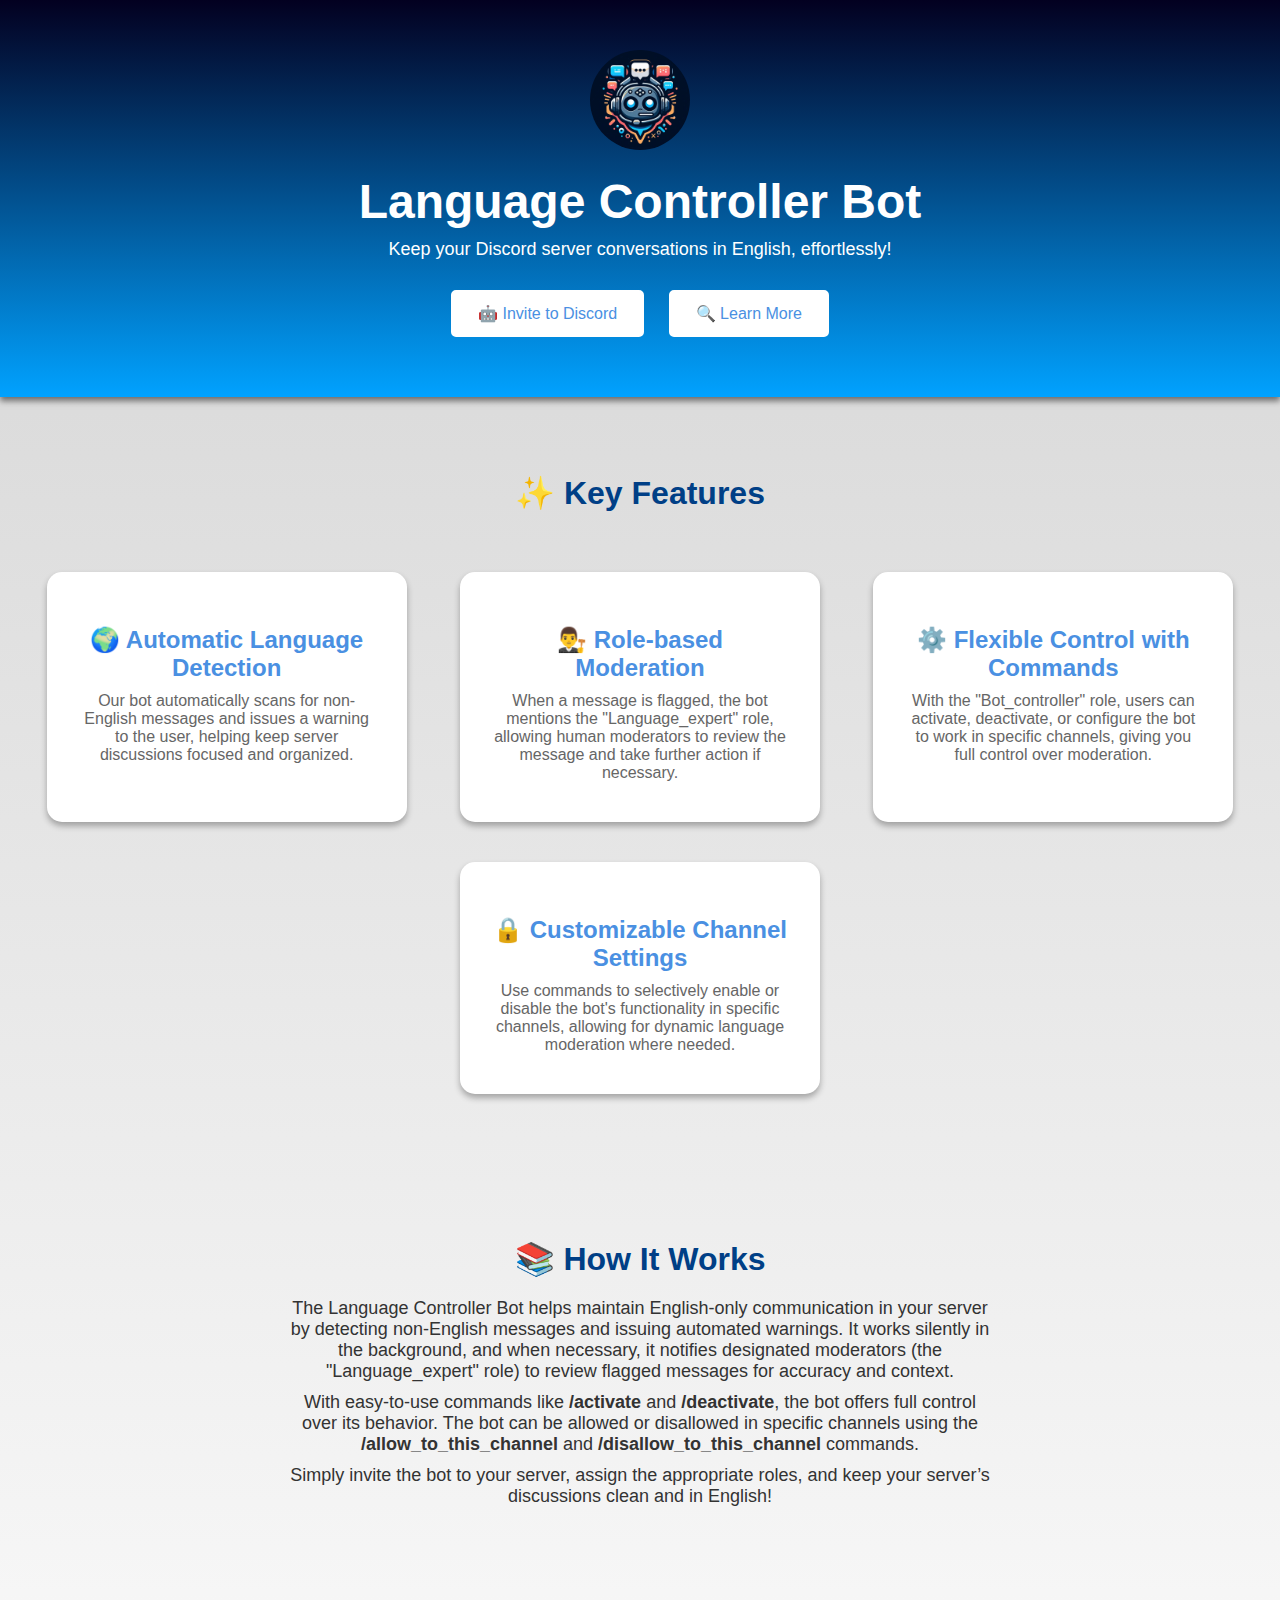
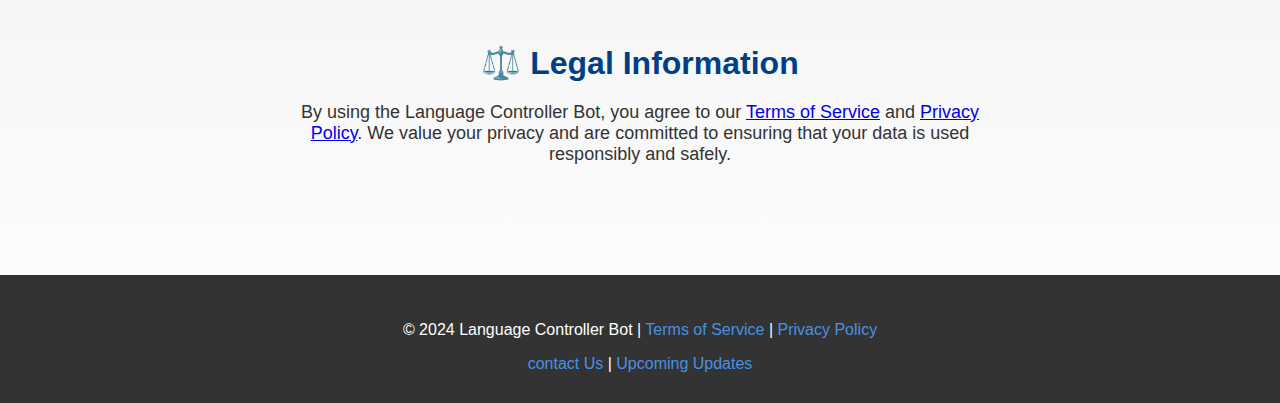
<file: index.html>
<!DOCTYPE html>
<html lang="en">
  <head>
    <meta charset="UTF-8" />
    <meta name="viewport" content="width=device-width, initial-scale=1.0" />
    <title>Language Controller Bot</title>
    <link rel="icon" href="favicon.ico" type="image/x-icon" />
    <!-- Page icon -->
    <link rel="stylesheet" href="styles.css" />
  </head>
  <body>
    <header>
      <img src="logo.jpg" alt="Language Controller Bot Logo" class="logo" />
      <!-- Logo -->
      <h1>Language Controller Bot</h1>
      <p>Keep your Discord server conversations in English, effortlessly!</p>
      <div class="cta-buttons">
        <a
          href="https://discord.com/oauth2/authorize?client_id=1296304638794141747&permissions=0&integration_type=0&scope=bot"
          target="_blank"
          >🤖 Invite to Discord</a
        >
        <a href="#features">🔍 Learn More</a>
      </div>
    </header>

    <section id="features">
      <h2>✨ Key Features</h2>
      <div class="features">
        <div class="feature">
          <h3>🌍 Automatic Language Detection</h3>
          <p>
            Our bot automatically scans for non-English messages and issues a
            warning to the user, helping keep server discussions focused and
            organized.
          </p>
        </div>
        <div class="feature">
          <h3>👨‍⚖️ Role-based Moderation</h3>
          <p>
            When a message is flagged, the bot mentions the "Language_expert"
            role, allowing human moderators to review the message and take
            further action if necessary.
          </p>
        </div>
        <div class="feature">
          <h3>⚙️ Flexible Control with Commands</h3>
          <p>
            With the "Bot_controller" role, users can activate, deactivate, or
            configure the bot to work in specific channels, giving you full
            control over moderation.
          </p>
        </div>
        <div class="feature">
          <h3>🔒 Customizable Channel Settings</h3>
          <p>
            Use commands to selectively enable or disable the bot's
            functionality in specific channels, allowing for dynamic language
            moderation where needed.
          </p>
        </div>
      </div>
    </section>

    <section id="about">
      <h2>📚 How It Works</h2>
      <p>
        The Language Controller Bot helps maintain English-only communication in
        your server by detecting non-English messages and issuing automated
        warnings. It works silently in the background, and when necessary, it
        notifies designated moderators (the "Language_expert" role) to review
        flagged messages for accuracy and context.
      </p>
      <p>
        With easy-to-use commands like <strong>/activate</strong> and
        <strong>/deactivate</strong>, the bot offers full control over its
        behavior. The bot can be allowed or disallowed in specific channels
        using the <strong>/allow_to_this_channel</strong> and
        <strong>/disallow_to_this_channel</strong> commands.
      </p>
      <p>
        Simply invite the bot to your server, assign the appropriate roles, and
        keep your server’s discussions clean and in English!
      </p>
    </section>

    <section id="legal">
      <h2>⚖️ Legal Information</h2>
      <p>
        By using the Language Controller Bot, you agree to our
        <a href="Terms of Service.html">Terms of Service</a> and
        <a href="Privacy Policy.html">Privacy Policy</a>. We value your privacy
        and are committed to ensuring that your data is used responsibly and
        safely.
      </p>
    </section>

    <footer>
      <p>
        &copy; 2024 Language Controller Bot |
        <a href="Terms of Service.html">Terms of Service</a> |
        <a href="Privacy Policy.html">Privacy Policy</a>
      </p>
      <a href="contact.html">contact Us</a> |
      <a href="upcoming-updates.html">Upcoming Updates</a>
    </footer>
  </body>
</html>
</file>
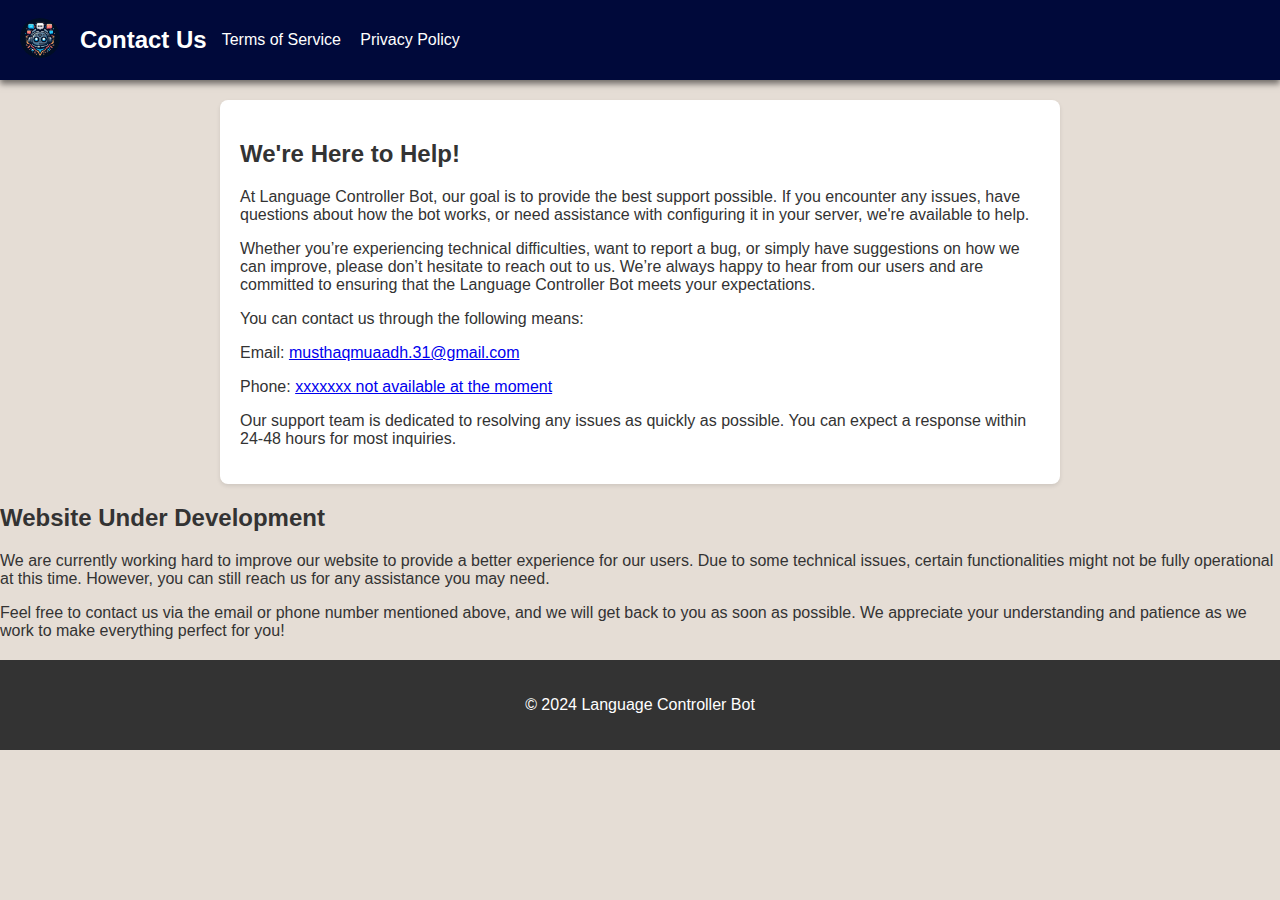
<file: contact.html>
<!DOCTYPE html>
<html lang="en">
  <head>
    <meta charset="UTF-8" />
    <meta name="viewport" content="width=device-width, initial-scale=1.0" />
    <title>Contact Us - Language Controller Bot</title>
    <link rel="stylesheet" href="xstyle.css" />
  </head>
  <body>
    <header>
      <a href="index.html"><img src="logo.jpg" alt="Logo" class="logo" /></a>
      <!-- Small logo at the top left -->
      <h1>Contact Us</h1>
      <nav>
        <a href="Terms of Service.html">Terms of Service</a>
        <a href="Privacy Policy.html">Privacy Policy</a>
      </nav>
    </header>

    <main>
      <section class="content-section">
        <h2>We're Here to Help!</h2>
        <p>
          At Language Controller Bot, our goal is to provide the best support
          possible. If you encounter any issues, have questions about how the
          bot works, or need assistance with configuring it in your server,
          we're available to help.
        </p>
        <p>
          Whether you’re experiencing technical difficulties, want to report a
          bug, or simply have suggestions on how we can improve, please don’t
          hesitate to reach out to us. We’re always happy to hear from our users
          and are committed to ensuring that the Language Controller Bot meets
          your expectations.
        </p>
        <p>You can contact us through the following means:</p>
        <p>Email: <a href="mailto:musthaqmuaadh.31@gmail.com">musthaqmuaadh.31@gmail.com</a></p>
        <p>Phone: <a href="tel:+004495388">xxxxxxx not available at the moment </a></p>
        <p>
          Our support team is dedicated to resolving any issues as quickly as
          possible. You can expect a response within 24-48 hours for most
          inquiries.
        </p>
      </section>

      <section class="development-section">
        <h2>Website Under Development</h2>
        <p>
          We are currently working hard to improve our website to provide a
          better experience for our users. Due to some technical issues, certain
          functionalities might not be fully operational at this time. However,
          you can still reach us for any assistance you may need.
        </p>
        <p>
          Feel free to contact us via the email or phone number mentioned above,
          and we will get back to you as soon as possible. We appreciate your
          understanding and patience as we work to make everything perfect for
          you!
        </p>
      </section>
    </main>

    <footer>
      <p>&copy; 2024 Language Controller Bot</p>
    </footer>
  </body>
</html>
</file>
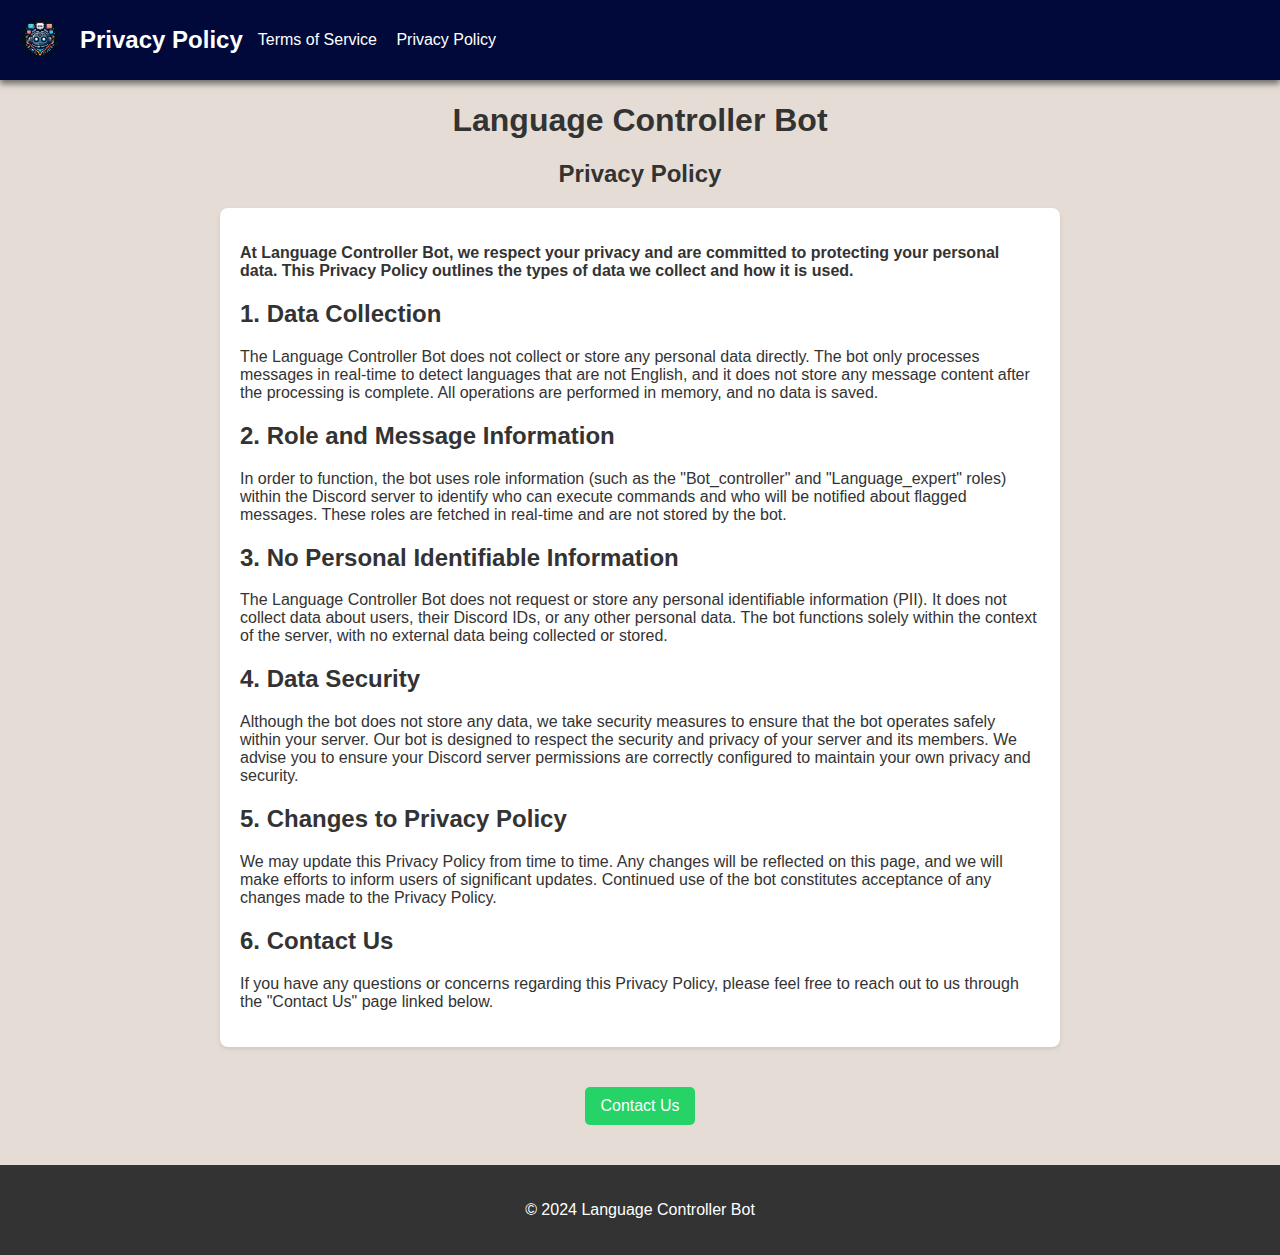
<file: Privacy Policy.html>
<!DOCTYPE html>
<html lang="en">
  <head>
    <meta charset="UTF-8" />
    <meta name="viewport" content="width=device-width, initial-scale=1.0" />
    <title>Privacy Policy - Language Controller Bot</title>
    <link rel="stylesheet" href="xstyle.css" />
  </head>
  <body>
    <header>
      <a href="index.html"><img src="logo.jpg" alt="Logo" class="logo" /></a>
      <!-- Small logo at the top left -->
      <h1>Privacy Policy</h1>
      <nav>
        <a href="Terms of Service.html">Terms of Service</a>
        <a href="Privacy Policy.html">Privacy Policy</a>
      </nav>
    </header>

    <div class="lit">
      <h1>Language Controller Bot</h1>
      <h2>Privacy Policy</h2>
    </div>

    <main>
      <section class="content-section">
        <p>
          <b
            >At Language Controller Bot, we respect your privacy and are
            committed to protecting your personal data. This Privacy Policy
            outlines the types of data we collect and how it is used.</b
          >
        </p>

        <h2>1. Data Collection</h2>
        <p>
          The Language Controller Bot does not collect or store any personal
          data directly. The bot only processes messages in real-time to detect
          languages that are not English, and it does not store any message
          content after the processing is complete. All operations are performed
          in memory, and no data is saved.
        </p>

        <h2>2. Role and Message Information</h2>
        <p>
          In order to function, the bot uses role information (such as the
          "Bot_controller" and "Language_expert" roles) within the Discord
          server to identify who can execute commands and who will be notified
          about flagged messages. These roles are fetched in real-time and are
          not stored by the bot.
        </p>

        <h2>3. No Personal Identifiable Information</h2>
        <p>
          The Language Controller Bot does not request or store any personal
          identifiable information (PII). It does not collect data about users,
          their Discord IDs, or any other personal data. The bot functions
          solely within the context of the server, with no external data being
          collected or stored.
        </p>

        <h2>4. Data Security</h2>
        <p>
          Although the bot does not store any data, we take security measures to
          ensure that the bot operates safely within your server. Our bot is
          designed to respect the security and privacy of your server and its
          members. We advise you to ensure your Discord server permissions are
          correctly configured to maintain your own privacy and security.
        </p>

        <h2>5. Changes to Privacy Policy</h2>
        <p>
          We may update this Privacy Policy from time to time. Any changes will
          be reflected on this page, and we will make efforts to inform users of
          significant updates. Continued use of the bot constitutes acceptance
          of any changes made to the Privacy Policy.
        </p>

        <h2>6. Contact Us</h2>
        <p>
          If you have any questions or concerns regarding this Privacy Policy,
          please feel free to reach out to us through the "Contact Us" page
          linked below.
        </p>
      </section>

      <div class="contact-button-section">
        <a href="contact.html" class="contact-button">Contact Us</a>
        <!-- Contact Us button -->
      </div>
    </main>

    <footer>
      <p>&copy; 2024 Language Controller Bot</p>
    </footer>
  </body>
</html>
</file>
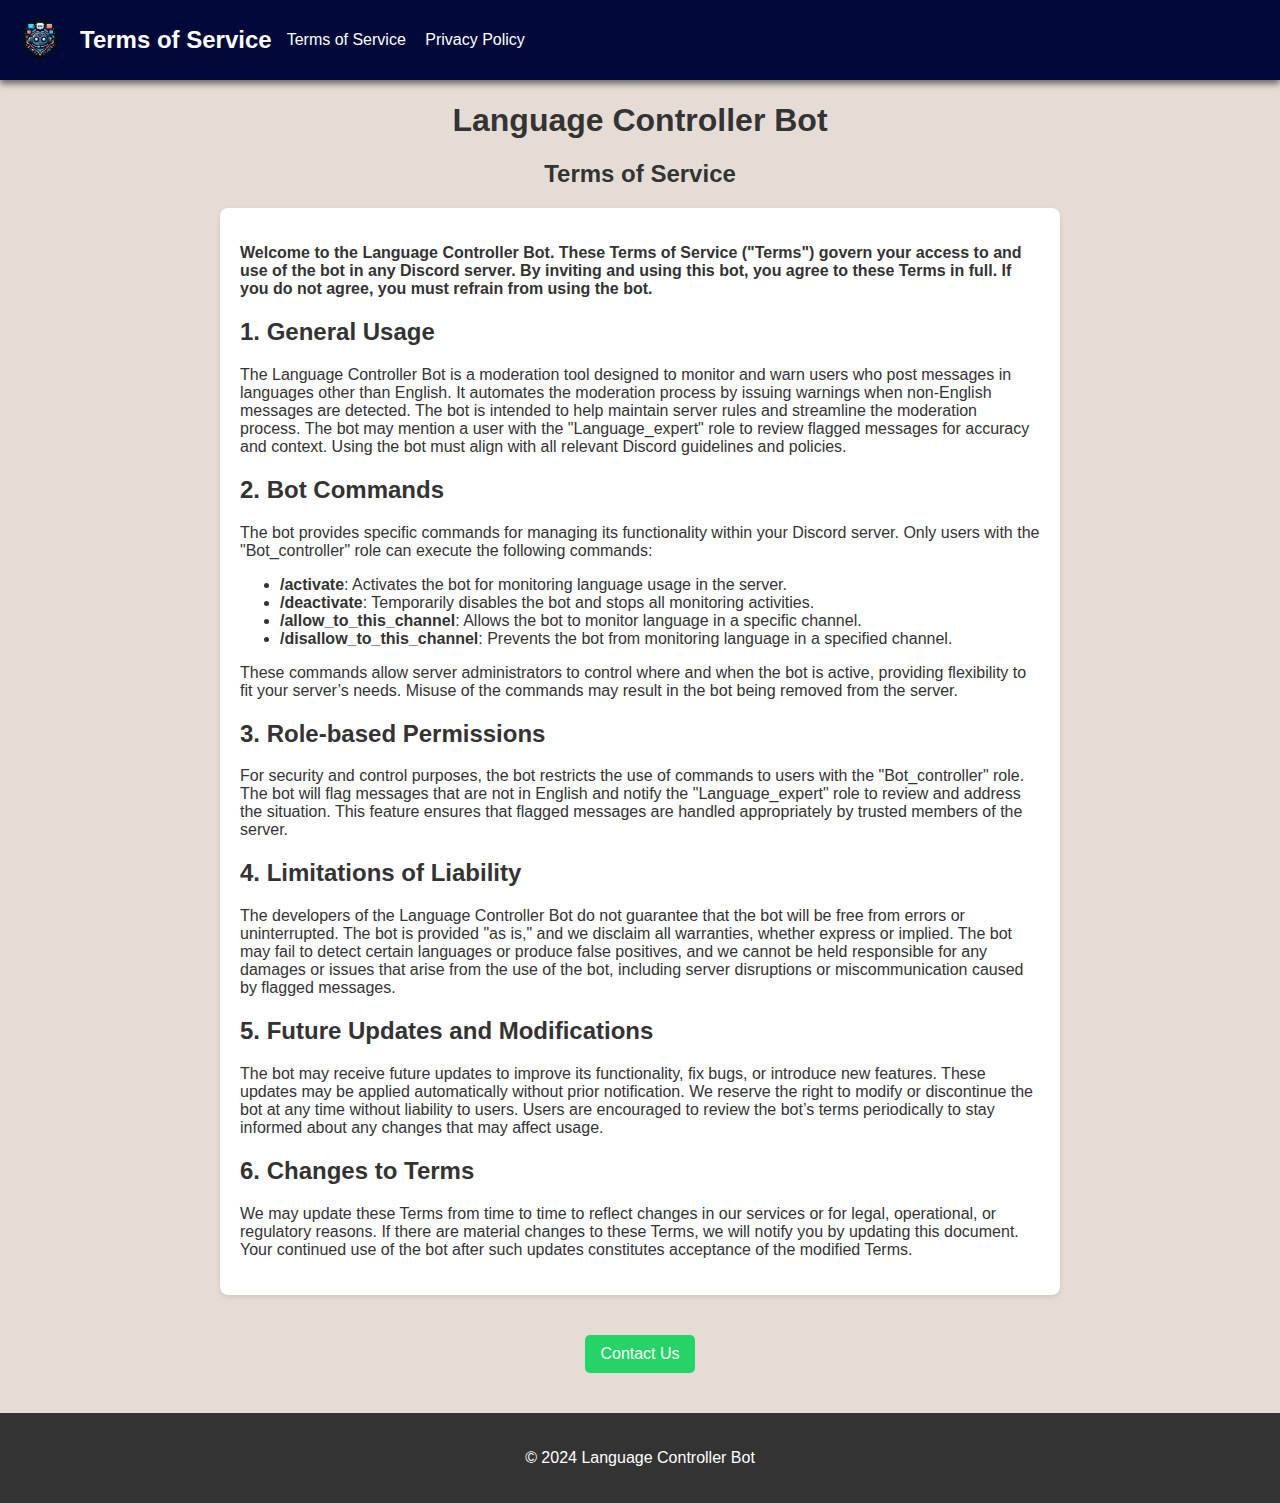
<file: Terms of Service.html>
<!DOCTYPE html>
<html lang="en">
  <head>
    <meta charset="UTF-8" />
    <meta name="viewport" content="width=device-width, initial-scale=1.0" />
    <title>Terms of Service - Language Controller Bot</title>
    <link rel="stylesheet" href="xstyle.css" />
  </head>
  <body>
    <header>
      <a href="index.html"><img src="logo.jpg" alt="Logo" class="logo" /></a>
      <!-- Small logo at the top left -->
      <h1>Terms of Service</h1>
      <nav>
        <a href="Terms of Service.html">Terms of Service</a>
        <a href="Privacy Policy.html">Privacy Policy</a>
      </nav>
    </header>

    <div class="lit">
      <h1>Language Controller Bot</h1>
      <h2>Terms of Service</h2>
    </div>

    <main>
      <section class="content-section">
        <p>
          <b
            >Welcome to the Language Controller Bot. These Terms of Service
            ("Terms") govern your access to and use of the bot in any Discord
            server. By inviting and using this bot, you agree to these Terms in
            full. If you do not agree, you must refrain from using the bot.</b
          >
        </p>

        <h2>1. General Usage</h2>
        <p>
          The Language Controller Bot is a moderation tool designed to monitor
          and warn users who post messages in languages other than English. It
          automates the moderation process by issuing warnings when non-English
          messages are detected. The bot is intended to help maintain server
          rules and streamline the moderation process. The bot may mention a
          user with the "Language_expert" role to review flagged messages for
          accuracy and context. Using the bot must align with all relevant
          Discord guidelines and policies.
        </p>

        <h2>2. Bot Commands</h2>
        <p>
          The bot provides specific commands for managing its functionality
          within your Discord server. Only users with the "Bot_controller" role
          can execute the following commands:
        </p>
        <ul>
          <li>
            <strong>/activate</strong>: Activates the bot for monitoring
            language usage in the server.
          </li>
          <li>
            <strong>/deactivate</strong>: Temporarily disables the bot and stops
            all monitoring activities.
          </li>
          <li>
            <strong>/allow_to_this_channel</strong>: Allows the bot to monitor
            language in a specific channel.
          </li>
          <li>
            <strong>/disallow_to_this_channel</strong>: Prevents the bot from
            monitoring language in a specified channel.
          </li>
        </ul>
        <p>
          These commands allow server administrators to control where and when
          the bot is active, providing flexibility to fit your server’s needs.
          Misuse of the commands may result in the bot being removed from the
          server.
        </p>

        <h2>3. Role-based Permissions</h2>
        <p>
          For security and control purposes, the bot restricts the use of
          commands to users with the "Bot_controller" role. The bot will flag
          messages that are not in English and notify the "Language_expert" role
          to review and address the situation. This feature ensures that flagged
          messages are handled appropriately by trusted members of the server.
        </p>

        <h2>4. Limitations of Liability</h2>
        <p>
          The developers of the Language Controller Bot do not guarantee that
          the bot will be free from errors or uninterrupted. The bot is provided
          "as is," and we disclaim all warranties, whether express or implied.
          The bot may fail to detect certain languages or produce false
          positives, and we cannot be held responsible for any damages or issues
          that arise from the use of the bot, including server disruptions or
          miscommunication caused by flagged messages.
        </p>

        <h2>5. Future Updates and Modifications</h2>
        <p>
          The bot may receive future updates to improve its functionality, fix
          bugs, or introduce new features. These updates may be applied
          automatically without prior notification. We reserve the right to
          modify or discontinue the bot at any time without liability to users.
          Users are encouraged to review the bot’s terms periodically to stay
          informed about any changes that may affect usage.
        </p>

        <h2>6. Changes to Terms</h2>
        <p>
          We may update these Terms from time to time to reflect changes in our
          services or for legal, operational, or regulatory reasons. If there
          are material changes to these Terms, we will notify you by updating
          this document. Your continued use of the bot after such updates
          constitutes acceptance of the modified Terms.
        </p>
      </section>

      <div class="contact-button-section">
        <a href="contact.html" class="contact-button">Contact Us</a>
        <!-- Contact Us button -->
      </div>
    </main>

    <footer>
      <p>&copy; 2024 Language Controller Bot</p>
    </footer>
  </body>
</html>
</file>
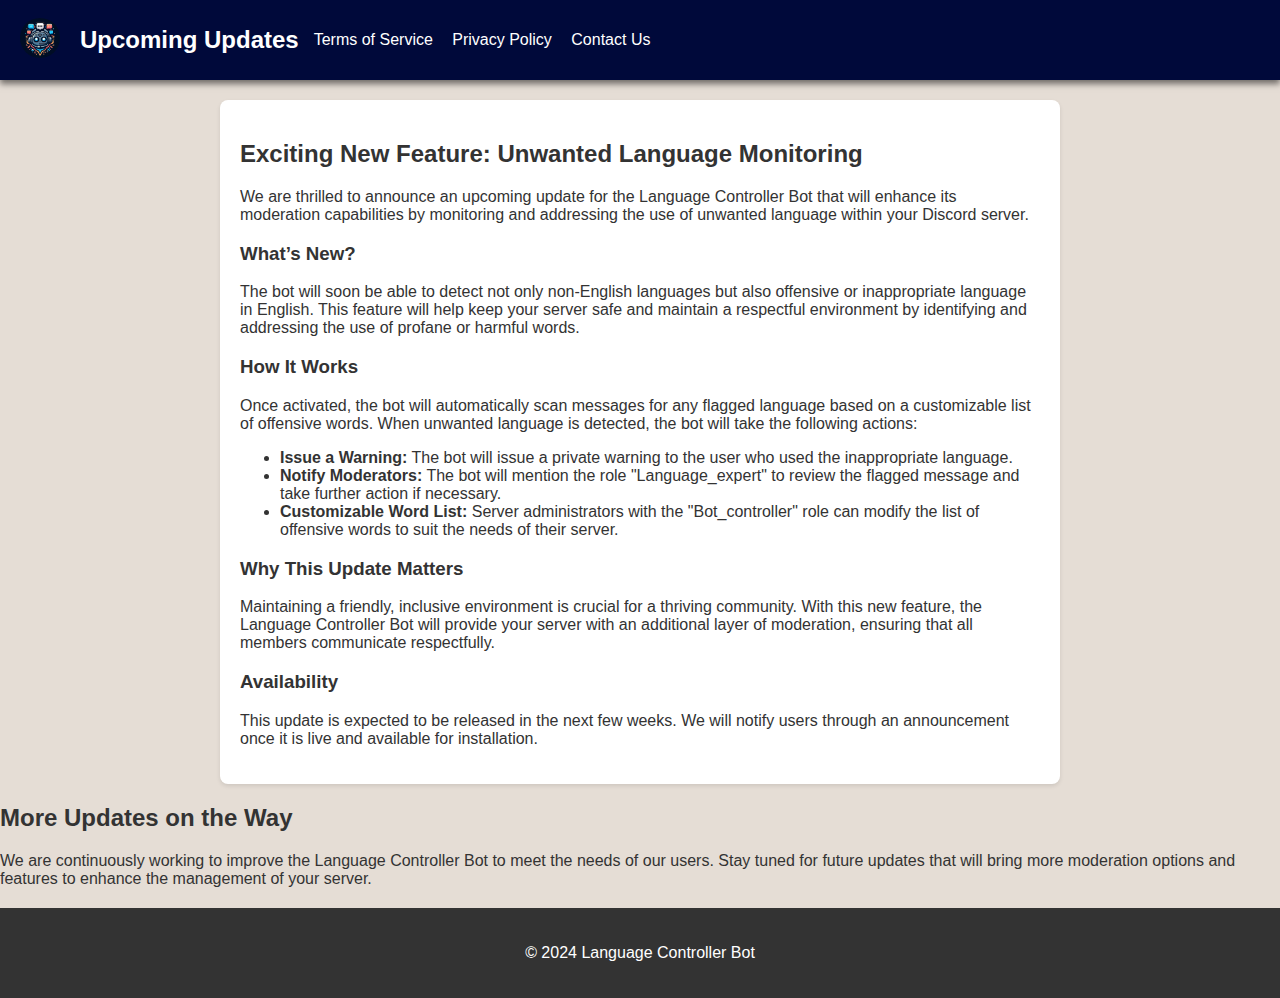
<file: upcoming-updates.html>
<!DOCTYPE html>
<html lang="en">
  <head>
    <meta charset="UTF-8" />
    <meta name="viewport" content="width=device-width, initial-scale=1.0" />
    <title>Upcoming Updates - Language Controller Bot</title>
    <link rel="stylesheet" href="xstyle.css" />
  </head>
  <body>
    <header>
      <a href="index.html"><img src="logo.jpg" alt="Logo" class="logo" /></a>
      <!-- Small logo at the top left -->
      <h1>Upcoming Updates</h1>
      <nav>
        <a href="Terms of Service.html">Terms of Service</a>
        <a href="Privacy Policy.html">Privacy Policy</a>
        <a href="contact.html">Contact Us</a>
      </nav>
    </header>

    <main>
      <section class="content-section">
        <h2>Exciting New Feature: Unwanted Language Monitoring</h2>
        <p>
          We are thrilled to announce an upcoming update for the Language
          Controller Bot that will enhance its moderation capabilities by
          monitoring and addressing the use of unwanted language within your
          Discord server.
        </p>

        <h3>What’s New?</h3>
        <p>
          The bot will soon be able to detect not only non-English languages but
          also offensive or inappropriate language in English. This feature will
          help keep your server safe and maintain a respectful environment by
          identifying and addressing the use of profane or harmful words.
        </p>

        <h3>How It Works</h3>
        <p>
          Once activated, the bot will automatically scan messages for any
          flagged language based on a customizable list of offensive words. When
          unwanted language is detected, the bot will take the following
          actions:
        </p>
        <ul>
          <li>
            <strong>Issue a Warning:</strong> The bot will issue a private
            warning to the user who used the inappropriate language.
          </li>
          <li>
            <strong>Notify Moderators:</strong> The bot will mention the role
            "Language_expert" to review the flagged message and take further
            action if necessary.
          </li>
          <li>
            <strong>Customizable Word List:</strong> Server administrators with
            the "Bot_controller" role can modify the list of offensive words to
            suit the needs of their server.
          </li>
        </ul>

        <h3>Why This Update Matters</h3>
        <p>
          Maintaining a friendly, inclusive environment is crucial for a
          thriving community. With this new feature, the Language Controller Bot
          will provide your server with an additional layer of moderation,
          ensuring that all members communicate respectfully.
        </p>

        <h3>Availability</h3>
        <p>
          This update is expected to be released in the next few weeks. We will
          notify users through an announcement once it is live and available for
          installation.
        </p>
      </section>

      <section class="development-section">
        <h2>More Updates on the Way</h2>
        <p>
          We are continuously working to improve the Language Controller Bot to
          meet the needs of our users. Stay tuned for future updates that will
          bring more moderation options and features to enhance the management
          of your server.
        </p>
      </section>
    </main>

    <footer>
      <p>&copy; 2024 Language Controller Bot</p>
    </footer>
  </body>
</html>
</file>
<file: styles.css>
/* General Styling */
body {
  margin: 0;
  font-family: Arial, sans-serif;
  background: linear-gradient(#d3d3d3, #ffffff);
  color: #333;
}

/* Header Section */
header {
  background: linear-gradient(#030020, #01a2ff);
  box-shadow: 0 4px 6px rgba(0, 0, 0, 0.5);
  color: white;
  text-align: center;
  padding: 50px 0;
  position: relative;
}

.logo {
  width: 100px; /* Adjust logo size */
  margin-bottom: 20px;
  border-radius: 50%;
}

header h1 {
  margin: 0;
  font-size: 48px;
}

header p {
  font-size: 18px;
  margin: 10px 0;
}

/* Call-to-Action Buttons */
.cta-buttons {
  margin-top: 20px;
}

.cta-buttons a {
  background-color: #fff;
  color: #4a90e2;
  padding: 12px 25px;
  border-radius: 5px;
  text-decoration: none;
  font-size: 16px;
  margin: 10px;
  display: inline-block;
  border: 2px solid white;
  transition: background-color 0.3s, color 0.3s;
}

.cta-buttons a:hover {
  background-color: #4a90e2;
  color: white;
  border-color: white;
}

/* Section Styling */
section {
  padding: 50px 20px;
  text-align: center;
}

section h2 {
  font-size: 32px;
  margin-bottom: 20px;
  color: #003f86; /* Section header color */
}

section p {
  font-size: 18px;
  margin: 10px 0;
  max-width: 700px;
  margin-left: auto;
  margin-right: auto;
}

/* Features Section */
.features {
  display: flex;
  justify-content: space-around;
  flex-wrap: wrap;
  margin-top: 40px;
}

.feature {
  background-color: rgb(255, 255, 255);
  border-radius: 15px;
  padding: 30px;
  box-shadow: 0 4px 6px rgba(0, 0, 0, 0.3);
  margin: 20px;
  width: 300px;
}

.feature h3 {
  font-size: 24px;
  color: #4a90e2;
  margin-bottom: 10px;
}

.feature p {
  font-size: 16px;
  color: #666;
}

/* Footer Styling */
footer {
  background-color: #333;
  color: white;
  text-align: center;
  padding: 30px 0;
  margin-top: 50px;
}

footer a {
  color: #4a90e2;
  text-decoration: none;
}

footer a:hover {
  text-decoration: underline;
}
</file>
<file: xstyle.css>
/* General Styling */
body {
  margin: 0;
  font-family: "Segoe UI", Tahoma, Geneva, Verdana, sans-serif;
  background-color: #e5ddd5; /* Light background similar to WhatsApp */
  color: #333;
}

/* Header Section */
header {
  background-color: #00093a; /* WhatsApp header color */
  display: flex;
  align-items: center;
  padding: 10px 20px;
  box-shadow: 0 4px 6px rgba(0, 0, 0, 0.5);
}

.logo {
  width: 40px; /* Small logo size */
  margin-right: 20px;
  border-radius: 50%;
}

header h1 {
  counter-reset: 0;
  font-size: 24px;
  color: white;
}

nav a {
  color: white;
  text-decoration: none;
  margin-left: 15px;
}

nav a:hover {
  text-decoration: underline;
}

/* Content Section */
.content-section {
  padding: 20px;
  background: white;
  margin: 20px auto;
  border-radius: 8px;
  box-shadow: 0 2px 4px rgba(0, 0, 0, 0.1);
  max-width: 800px; /* Center content */
}

/* Contact Button Section */
.contact-button-section {
  text-align: center;
  margin: 40px 0;
}

.contact-button {
  background-color: #25d366; /* WhatsApp button color */
  color: white;
  padding: 10px 15px;
  border: none;
  border-radius: 5px;
  text-decoration: none;
  font-size: 16px;
  display: inline-block;
  cursor: pointer;
}

.contact-button:hover {
  background-color: #1ebd5e;
}

/* Footer Styling */
footer {
  background-color: #333;
  color: white;
  text-align: center;
  padding: 20px 0;
  margin-top: 20px;
}

.lit {
  text-align: center;
}
</file>
